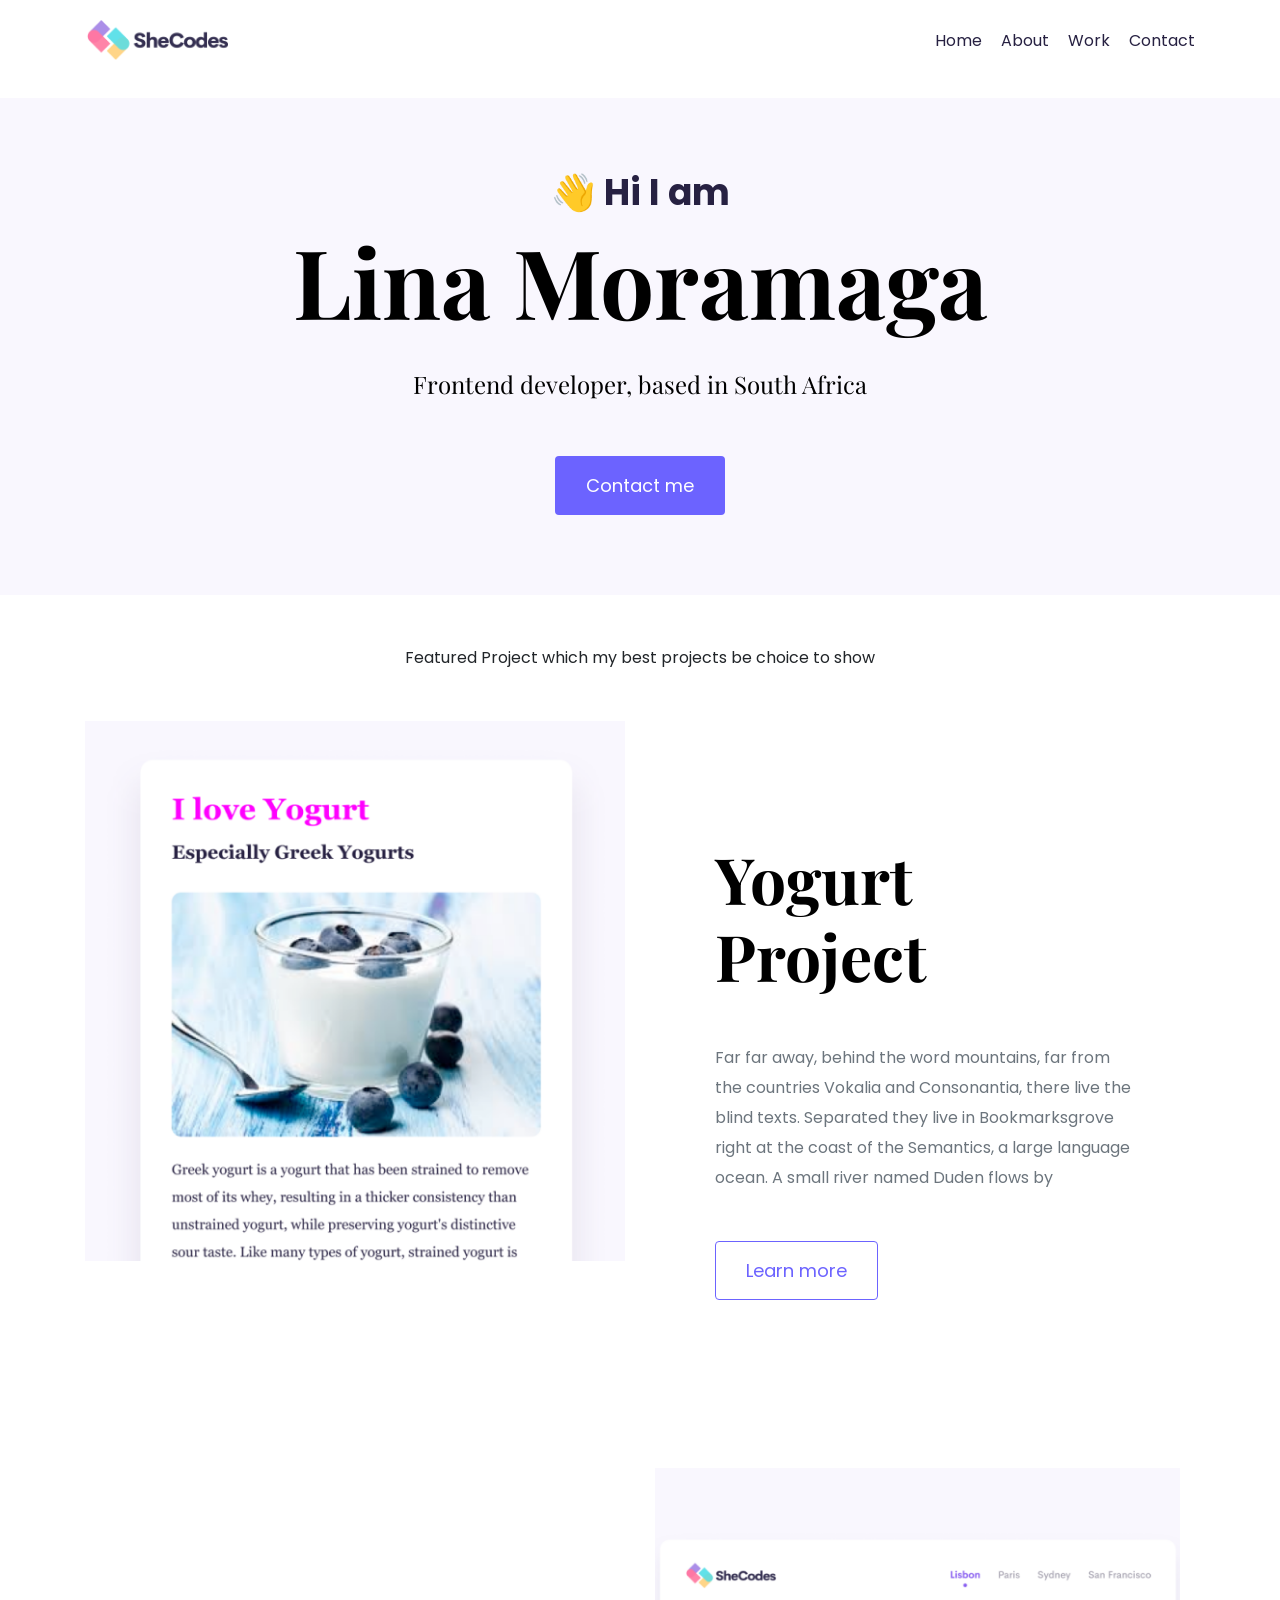
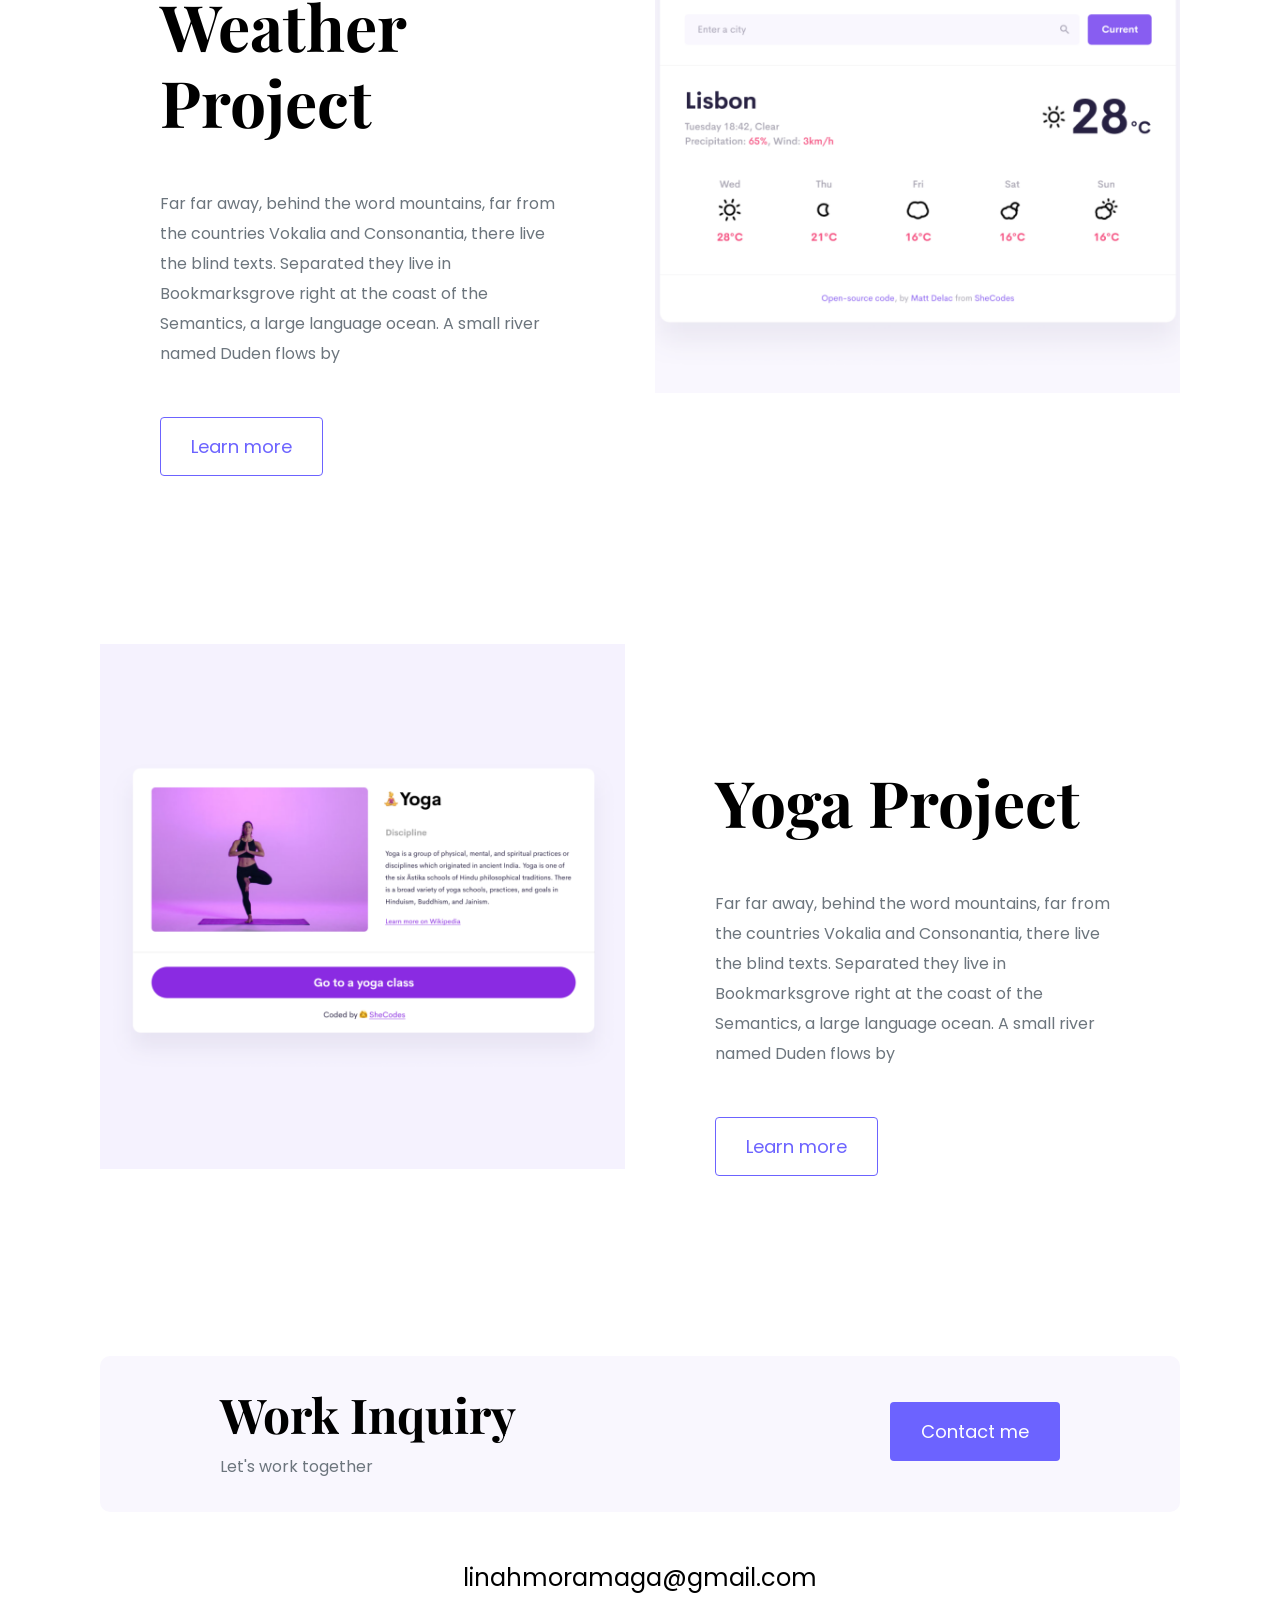
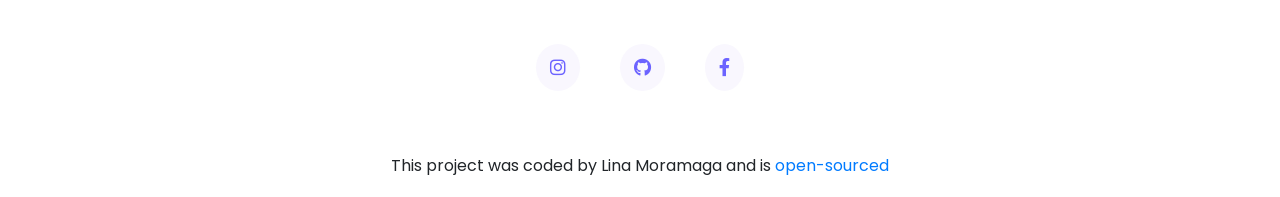
<file: index.html>
<!doctype html>
<html lang="en">
  <head>
    <meta charset="UTF-8" />
    <meta name="viewport" content="width=device-width, initial-scale=1.0" />
    <meta name="description" content="Lina Moramaga is a front-end developer based in South Africa">

    <link
      rel="stylesheet"
      href="https://cdn.jsdelivr.net/npm/bootstrap@4.6.2/dist/css/bootstrap.min.css"
      integrity="sha384-xOolHFLEh07PJGoPkLv1IbcEPTNtaed2xpHsD9ESMhqIYd0nLMwNLD69Npy4HI+N"
      crossorigin="anonymous"
    />
    <link rel="preconnect" href="https://fonts.googleapis.com" />
    <link rel="preconnect" href="https://fonts.gstatic.com" crossorigin />
    <link
      href="https://fonts.googleapis.com/css2?family=Playfair+Display:ital,wght@0,400..900;1,400..900&family=Poppins:ital,wght@0,100;0,200;0,300;0,400;0,500;0,600;0,700;0,800;0,900;1,100;1,200;1,300;1,400;1,500;1,600;1,700;1,800;1,900&display=swap"
      rel="stylesheet"
    />
    <link
      rel="stylesheet"
      href="https://cdnjs.cloudflare.com/ajax/libs/font-awesome/6.0.0-beta3/css/all.min.css"
    />
    <link rel="stylesheet" href="src/style.css" />

    <title>Front-end Developer - Lina Moramaga </title>
  </head>
  <body>
    <div class="container">
    <nav class="d-flex justify-content-between">
      <a href="/">
      
      <img src="images/logo.png"  class="logo d-none d-md-block" alt="Patricia Logo">
      <img src="images/logo-small.jpg" class="logo d-block d-md-none"  alt="Patricia Logo">
      </a>
      <ul>
        <li >
          <a href="/" title="Homepage">Home</a>
          
        </li>

        <li>
        <a href="/about.html" title="About Page">About</a>
        </li>
        
        <li><a href="/work.html" title="Work Page">Work</a>
        </li>


        <li>
          <a href="/contact.html" title="Contact Page">Contact</a></li>
      </ul>
    </nav>
 </div>

    <div class="hero">
      <p>👋 Hi I am</p>
      <h1>Lina Moramaga</h1>
      <h2 class="mb-5">Frontend developer, based in South Africa</h2>
      <div>
        <a href="/contact.html" class="btn btn-branding">Contact me</a>
      </div>
    </div>
    <p class="text-center m-5">
      Featured Project which my best projects be choice to show
    </p>

    <div class="container">
      <div class="row mb-5">
        <div class="col d-none d-lg-block">
          <img src="images/yogurt.png " class="img-fluid" alt="Yogurt project preview" />
        </div>

        <div class="col">
          <div class="project-description">
            <h2 class="mb-5">Yogurt Project</h2>
            <p class="mb-5 text-muted">
              Far far away, behind the word mountains, far from the countries
              Vokalia and Consonantia, there live the blind texts. Separated
              they live in Bookmarksgrove right at the coast of the Semantics, a
              large language ocean. A small river named Duden flows by
            </p>
            <a href="/work.html" class="btn btn-branding-outline">Learn more</a>
          </div>
        </div>
      </div>


<div class="container">
  <div class="row mb-5">
    <div class="col">
      <div class="project-description">
        <h2 class="mb-5">Weather Project</h2>
        <p class="mb-5 text-muted">
          Far far away, behind the word mountains, far from the countries
          Vokalia and Consonantia, there live the blind texts. Separated
          they live in Bookmarksgrove right at the coast of the Semantics, a
          large language ocean. A small river named Duden flows by
        </p>
        <a href="/work.html" class="btn btn-branding-outline">Learn more</a>
      </div>
    </div>

    <div class="col d-none d-lg-block">
      <img src="images/weather.png" class="img-fluid" alt="Weather project preview" />
    </div>
  </div>
</div>



<div class="container">
      <div class="row">
        <div class="col d-none d-lg-block">
          <img src="images/yoga.png " class="img-fluid" alt="Yoga project preview" />
        </div>

        <div class="col">
          <div class="project-description">
            <h2 class="mb-5">Yoga Project</h2>
            <p class="mb-5 text-muted">
              Far far away, behind the word mountains, far from the countries
              Vokalia and Consonantia, there live the blind texts. Separated
              they live in Bookmarksgrove right at the coast of the Semantics, a
              large language ocean. A small river named Duden flows by
            </p>
            <a href="/work.html" class="btn btn-branding-outline">Learn more</a>
          </div>
        </div>
      </div>
<footer>
  <div class="contact-box d-flex justify-content-between mb-5 d-none d-md-flex">
    <div>
    <h3>Work Inquiry</h3>
    <p class="text-muted">Let's work together</p>
    </div>
    <div>
    <a href="/contact.html" class="btn btn-branding mt-3" title="Contact me" >Contact me</a>
    </div>
  </div>
  <div class="d-flex justify-content-center mb-5"><a href="mailto:linahmoramaga@gmail.com" class="email-link ">linahmoramaga@gmail.com</a></div>
  <div class="social-links d-flex justify-content-center mb-5">
    <a href="#" target="_blank" title="Instagram profile"><i class="fa-brands fa-instagram" ></i></a>
    <a href="https://github.com/lmoramaga" target="_blank" title="Github profile"> <i class="fa-brands fa-github"></i></a>
    <a href="#" target="_blank" title="Facebook profile">  <i class="fa-brands fa-facebook-f"></i></a>
    </div>

 

</footer>
<p class="text-center mt-5">This project was coded  by Lina Moramaga and is  <a href="https://github.com/lmoramaga/portfolio-homeowrk" target="_blank">open-sourced</a></p>

    </div>
  </body>
</html>
</file>
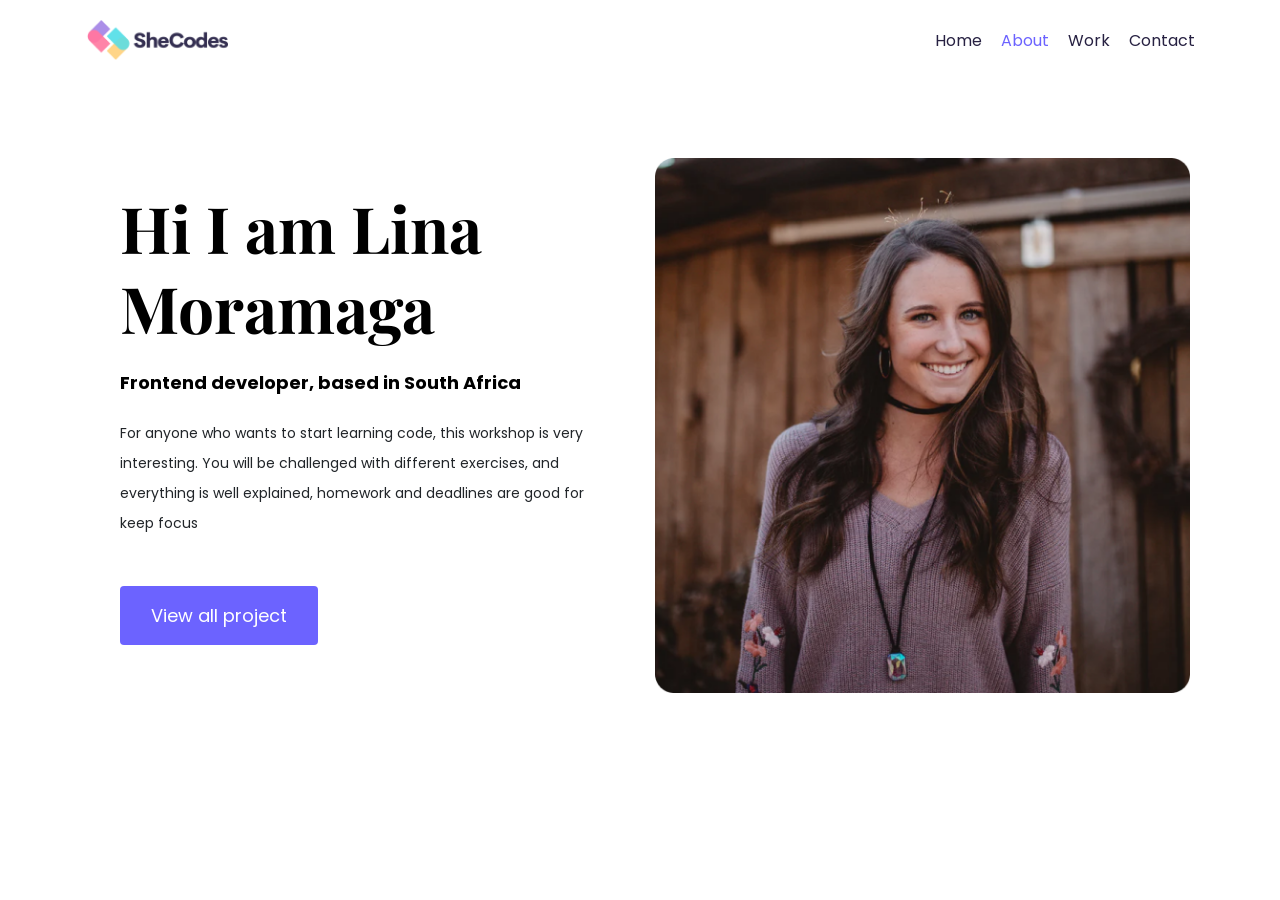
<file: about.html>
<!doctype html>
<html lang="en">
  <head>
    <meta charset="UTF-8" />
    <meta name="viewport" content="width=device-width, initial-scale=1.0" />
    <meta
      name="description"
      content="Learn about Lina Moramaga based in South Africa"
    />

    <link
      rel="stylesheet"
      href="https://cdn.jsdelivr.net/npm/bootstrap@4.6.2/dist/css/bootstrap.min.css"
      integrity="sha384-xOolHFLEh07PJGoPkLv1IbcEPTNtaed2xpHsD9ESMhqIYd0nLMwNLD69Npy4HI+N"
      crossorigin="anonymous"
    />
    <link rel="preconnect" href="https://fonts.googleapis.com" />
    <link rel="preconnect" href="https://fonts.gstatic.com" crossorigin />
    <link
      href="https://fonts.googleapis.com/css2?family=Playfair+Display:ital,wght@0,400..900;1,400..900&family=Poppins:ital,wght@0,100;0,200;0,300;0,400;0,500;0,600;0,700;0,800;0,900;1,100;1,200;1,300;1,400;1,500;1,600;1,700;1,800;1,900&display=swap"
      rel="stylesheet"
    />
    <link
      rel="stylesheet"
      href="https://cdnjs.cloudflare.com/ajax/libs/font-awesome/6.0.0-beta3/css/all.min.css"
    />
    <link rel="stylesheet" href="src/style.css" />

    <title>Learn about - Lina Moramaga</title>
  </head>
  <body>
    <div class="container">
      <nav class="d-flex justify-content-between">
        <a href="/">
          <img
            src="images/logo.png"
            class="logo d-none d-md-block"
            alt="Patricia Logo"
          />
          <img
            src="images/logo-small.jpg"
            class="logo d-block d-md-none"
            alt="Patricia Logo"
          />
        </a>
        <ul>
          <li>
            <a href="/" title="Homepage">Home</a>
          </li>

          <li class="active">
            <a href="/about.html" title="About Page">About</a>
          </li>

          <li><a href="/work.html" title="Work Page">Work</a></li>

          <li>
            <a href="/contact.html" title="Contact Page">Contact</a>
          </li>
        </ul>
      </nav>
    </div>

    <div class="content-container container">
      <div class="row">
        <div class="col-lg-6">
          <div class="content">
            <h1 class="mb-4">Hi I am Lina Moramaga</h1>
            <h2 class="mb-4">Frontend developer, based in South Africa</h2>
            <p class="mb-5">
              For anyone who wants to start learning code, this workshop is very
              interesting. You will be challenged with different exercises, and
              everything is well explained, homework and deadlines are good for
              keep focus
            </p>
            <a href="/work.html" class="btn btn-branding">View all project</a>
          </div>
        </div>
        <div class="col-lg-6">
          <img
            src="images/patricia.png"
            alt="Patricia image"
            class="img-fluid"
          />
        </div>
      </div>
    </div>
  </body>
</html>
</file>
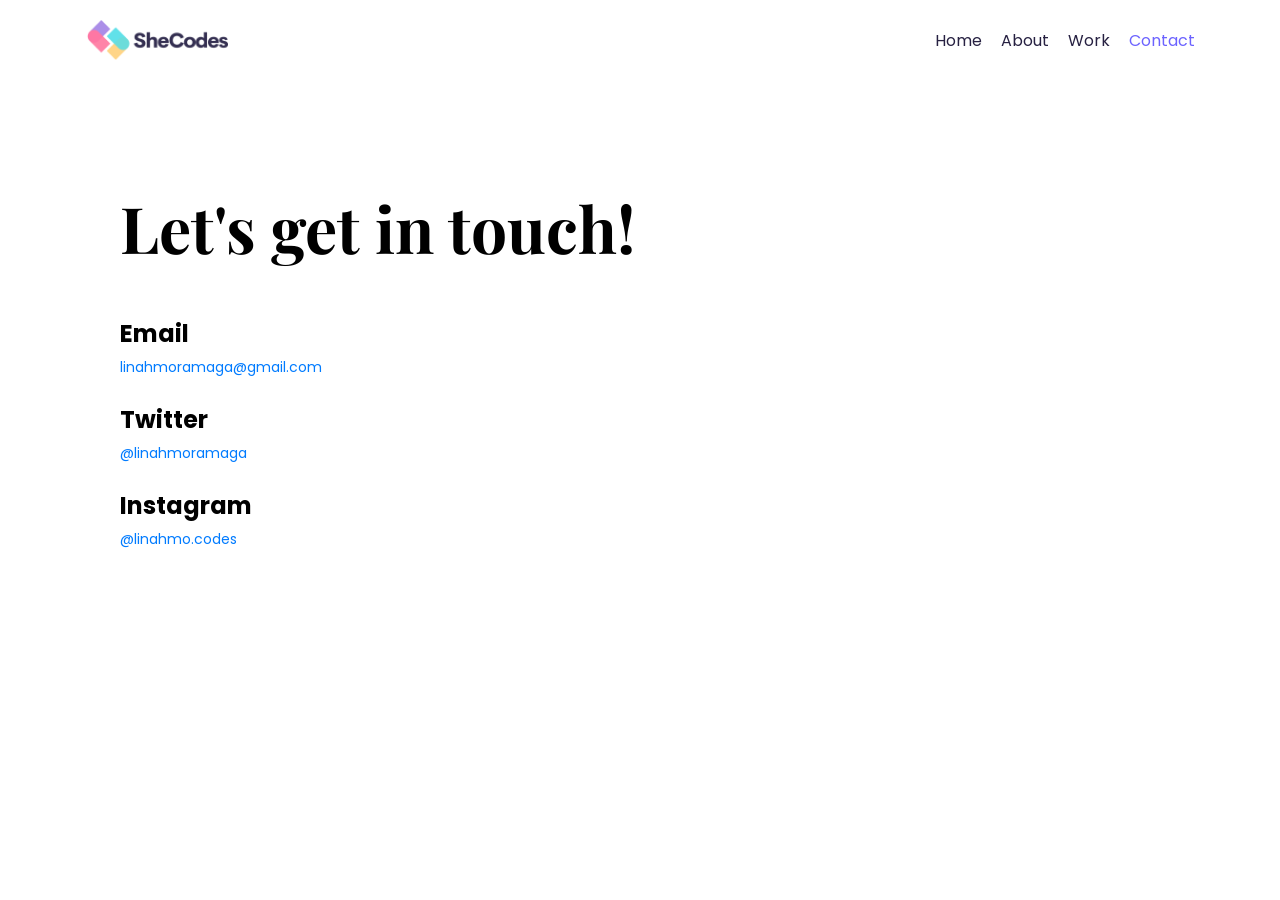
<file: contact.html>
<!doctype html>
<html lang="en">
  <head>
    <meta charset="UTF-8" />
    <meta name="viewport" content="width=device-width, initial-scale=1.0" />
    <meta
      name="description"
      content="Contact Lina Moramaga. She is based in South Africa"
    />

    <link
      rel="stylesheet"
      href="https://cdn.jsdelivr.net/npm/bootstrap@4.6.2/dist/css/bootstrap.min.css"
      integrity="sha384-xOolHFLEh07PJGoPkLv1IbcEPTNtaed2xpHsD9ESMhqIYd0nLMwNLD69Npy4HI+N"
      crossorigin="anonymous"
    />
    <link rel="preconnect" href="https://fonts.googleapis.com" />
    <link rel="preconnect" href="https://fonts.gstatic.com" crossorigin />
    <link
      href="https://fonts.googleapis.com/css2?family=Playfair+Display:ital,wght@0,400..900;1,400..900&family=Poppins:ital,wght@0,100;0,200;0,300;0,400;0,500;0,600;0,700;0,800;0,900;1,100;1,200;1,300;1,400;1,500;1,600;1,700;1,800;1,900&display=swap"
      rel="stylesheet"
    />
    <link
      rel="stylesheet"
      href="https://cdnjs.cloudflare.com/ajax/libs/font-awesome/6.0.0-beta3/css/all.min.css"
    />
    <link rel="stylesheet" href="src/style.css" />

    <title>Contact - Lina Moramaga</title>
  </head>
  <body>
    <div class="container">
      <nav class="d-flex justify-content-between">
        <a href="/">
          <img
            src="images/logo.png"
            class="logo d-none d-md-block"
            alt="Patricia Logo"
          />
          <img
            src="images/logo-small.jpg"
            class="logo d-block d-md-none"
            alt="Patricia Logo"
          />
        </a>
        <ul>
          <li>
            <a href="/" title="Homepage">Home</a>
          </li>

          <li>
            <a href="/about.html" title="About Page">About</a>
          </li>

          <li><a href="/work.html" title="Work Page">Work</a></li>

          <li class="active">
            <a href="/contact.html" title="Contact Page">Contact</a>
          </li>
        </ul>
      </nav>
    </div>

    <div class="content-container container">
      <div class="content">
        <h1 class="mb-5">Let's get in touch!</h1>
        <h3>Email</h3>

        <p>
          <a href="mailto:linahmoramaga@gmail.com">linahmoramaga@gmail.com</a>
        </p>

        <h3>Twitter</h3>

        <p>
          <a href="#" target="_blank">@linahmoramaga</a>
        </p>

        <h3>Instagram</h3>

        <p>
          <a href="#" target="_blank">@linahmo.codes</a>
        </p>
      </div>
    </div>
  </body>
</html>
</file>
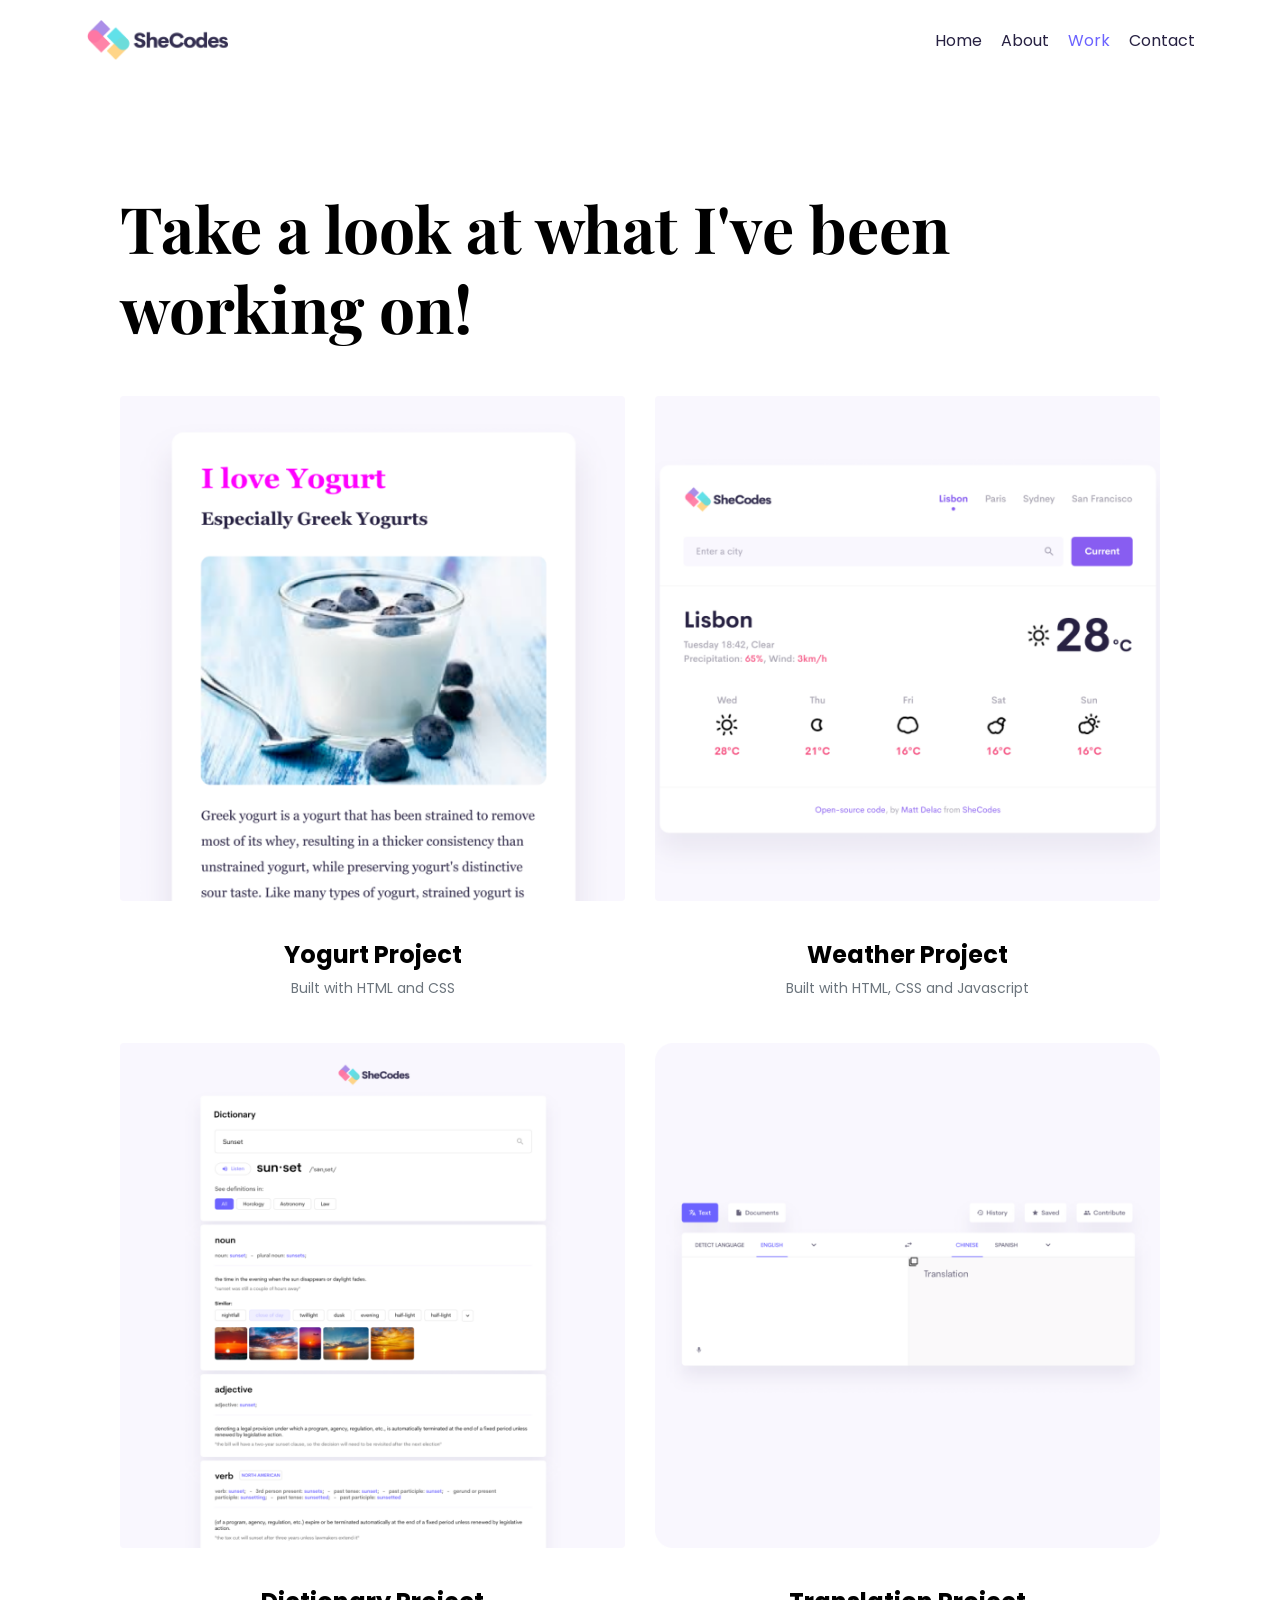
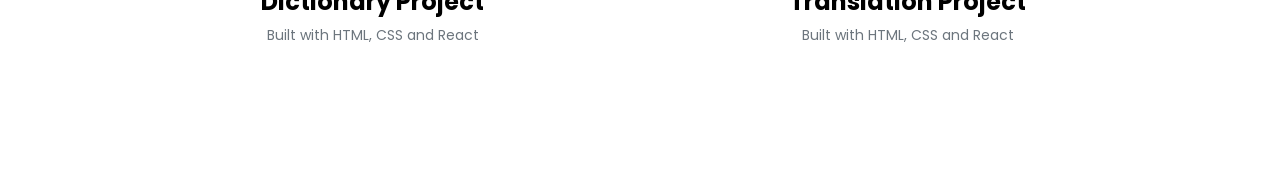
<file: work.html>
<!doctype html>
<html lang="en">
  <head>
    <meta charset="UTF-8" />
    <meta name="viewport" content="width=device-width, initial-scale=1.0" />
    <meta
      name="description"
      content="See the work of Lina Moramaga based in South Africa"
    />

    <link
      rel="stylesheet"
      href="https://cdn.jsdelivr.net/npm/bootstrap@4.6.2/dist/css/bootstrap.min.css"
      integrity="sha384-xOolHFLEh07PJGoPkLv1IbcEPTNtaed2xpHsD9ESMhqIYd0nLMwNLD69Npy4HI+N"
      crossorigin="anonymous"
    />
    <link rel="preconnect" href="https://fonts.googleapis.com" />
    <link rel="preconnect" href="https://fonts.gstatic.com" crossorigin />
    <link
      href="https://fonts.googleapis.com/css2?family=Playfair+Display:ital,wght@0,400..900;1,400..900&family=Poppins:ital,wght@0,100;0,200;0,300;0,400;0,500;0,600;0,700;0,800;0,900;1,100;1,200;1,300;1,400;1,500;1,600;1,700;1,800;1,900&display=swap"
      rel="stylesheet"
    />
    <link
      rel="stylesheet"
      href="https://cdnjs.cloudflare.com/ajax/libs/font-awesome/6.0.0-beta3/css/all.min.css"
    />
    <link rel="stylesheet" href="src/style.css" />

    <title>Work of - Lina Moramaga</title>
  </head>
  <body>
    <div class="container">
      <nav class="d-flex justify-content-between">
        <a href="/">
          <img
            src="images/logo.png"
            class="logo d-none d-md-block"
            alt="Patricia Logo"
          />
          <img
            src="images/logo-small.jpg"
            class="logo d-block d-md-none"
            alt="Patricia Logo"
          />
        </a>
        <ul>
          <li>
            <a href="/" title="Homepage">Home</a>
          </li>

          <li>
            <a href="/about.html" title="About Page">About</a>
          </li>

          <li class="active">
            <a href="/work.html" title="Work Page">Work</a>
          </li>

          <li>
            <a href="/contact.html" title="Contact Page">Contact</a>
          </li>
        </ul>
      </nav>
    </div>

    <div class="content-container container">
      <div class="content">
        <h1 class="mb-5">Take a look at what I've been working on!</h1>
        <div class="row">
          <div class="col-md-6 mb-4">
            <img
              src="images/yogurt.png"
              alt=""
              class="img-fluid mb-3 rounded"
            />
            <h3 class="text-center mb-0">Yogurt Project</h3>
            <p class="text-center text-muted">Built with HTML and CSS</p>
          </div>

          <div class="col-md-6 mb-4">
            <img
              src="images/weather.png"
              alt=""
              class="img-fluid mb-3 rounded"
            />
            <h3 class="text-center mb-0">Weather Project</h3>
            <p class="text-center text-muted">
              Built with HTML, CSS and Javascript
            </p>
          </div>

          <div class="col-md-6 mb-4">
            <img
              src="images/dictionary.png"
              alt="Dictionary image"
              class="img-fluid mb-3 rounded"
            />
            <h3 class="text-center mb-0">Dictionary Project</h3>
            <p class="text-center text-muted">Built with HTML, CSS and React</p>
          </div>

          <div class="col-md-6 mb-4">
            <img
              src="images/translation.png"
              alt="Translation image"
              class="img-fluid mb-3 rounded"
            />
            <h3 class="text-center mb-0">Translation Project</h3>
            <p class="text-center text-muted">Built with HTML, CSS and React</p>
          </div>
        </div>
      </div>
    </div>
  </body>
</html>
</file>
<file: src/style.css>
:root {
  --branding-color: #6c63ff;
  --secondary-color: #f9f7fe;
  --heading-font-family: "Playfair Display", serif;
  --default-font-family: "Poppins", sans-serif;
}
body {
  font-family: var(--default-font-family);
}

h1,
h2,
h3,
h4,
h5,
h6 {
  color: black;
  font-family: var(--heading-font-family);
  font-weight: bold;
}
h1 {
  font-size: 96px;
  line-height: 1.5;
}
h2 {
  font-size: 64px;
}
h3 {
  font-size: 48px;
}

p {
  font-family: var(--default-font-family);
  font-weight: normal;
  font-size: 16px;
  line-height: 30px;
}

.hero {
  background-color: var(--secondary-color);
  text-align: center;
  padding: 80px 20px;
}

.hero p {
  font-size: 36px;
  font-weight: bold;
  margin: 0;
  color: #272142;
}

.hero h2 {
  font-family: var(--heading-font-family);
  font-weight: normal;
  line-height: 2;
  font-size: 24px;
}
.content-container {
  padding: 60px 20px;
}
.content p {
  font-size: 14px;
}

.content h1 {
  font-size: 64px;
  line-height: 80px;
}
.content h2 {
  font-size: 18px;
  font-family: var(--default-font-family);
}
.content {
  margin: 30px;
}

.content h3 {
  font-size: 24px;
  margin: 20px 0 0;
  line-height: 1.5;
  font-family: var(--default-font-family);
}

.btn-branding {
  background: var(--branding-color);
  border-radius: 4px;
  color: white;
  font-size: 18px;
  line-height: 27px;
  padding: 15px 30px;
}
.btn-branding-outline {
  color: var(--branding-color);
  border: 1px solid var(--branding-color);
  border-radius: 4px;
  font-size: 18px;
  line-height: 27px;
  padding: 15px 30px;
}
.project-description {
  padding: 120px 60px;
}

.logo {
  max-height: 40px;
}
nav {
  padding: 20px 0;
}
nav li {
  display: inline;
  list-style: none;
  line-height: 42px;
  margin-left: 15px;
}
nav ul {
  padding: 0;
}
nav a {
  text-decoration: none;
  color: #272142;
  transition: all 100ms ease-in-out;
}

nav a:hover,
nav li.active a {
  color: var(--branding-color);
}
footer {
  margin: 60px 0;
}
footer .contact-box {
  background: var(--secondary-color);
  padding: 30px 120px;
  border-radius: 10px;
}
footer .contact-box p {
  margin: 0;
}

footer .email-link {
  text-decoration: none;
  color: black;
  font-size: 24px;
}

footer .email-link:hover {
  color: var(--branding-color);
}

footer .social-links a {
  margin: 0 20px;
  color: var(--branding-color);
  background: var(--secondary-color);
  padding: 10px 14px;
  border-radius: 50%;
  font-size: 18px;
  transition: all 100ms ease-in-out;
}

footer .social-links a:hover {
  color: white;
  background: var(--branding-color);
}

@media (max-width: 960px) {
  h1 {
    font-size: 44px;
    line-height: 56px;
  }
  h2 {
    font-size: 44px;
  }
  h3 {
    font-size: 26px;
  }

  .project-description {
    padding: 0;
    text-align: center;
  }

  .content {
    text-align: center;
    padding: 0;
  }
}
</file>
